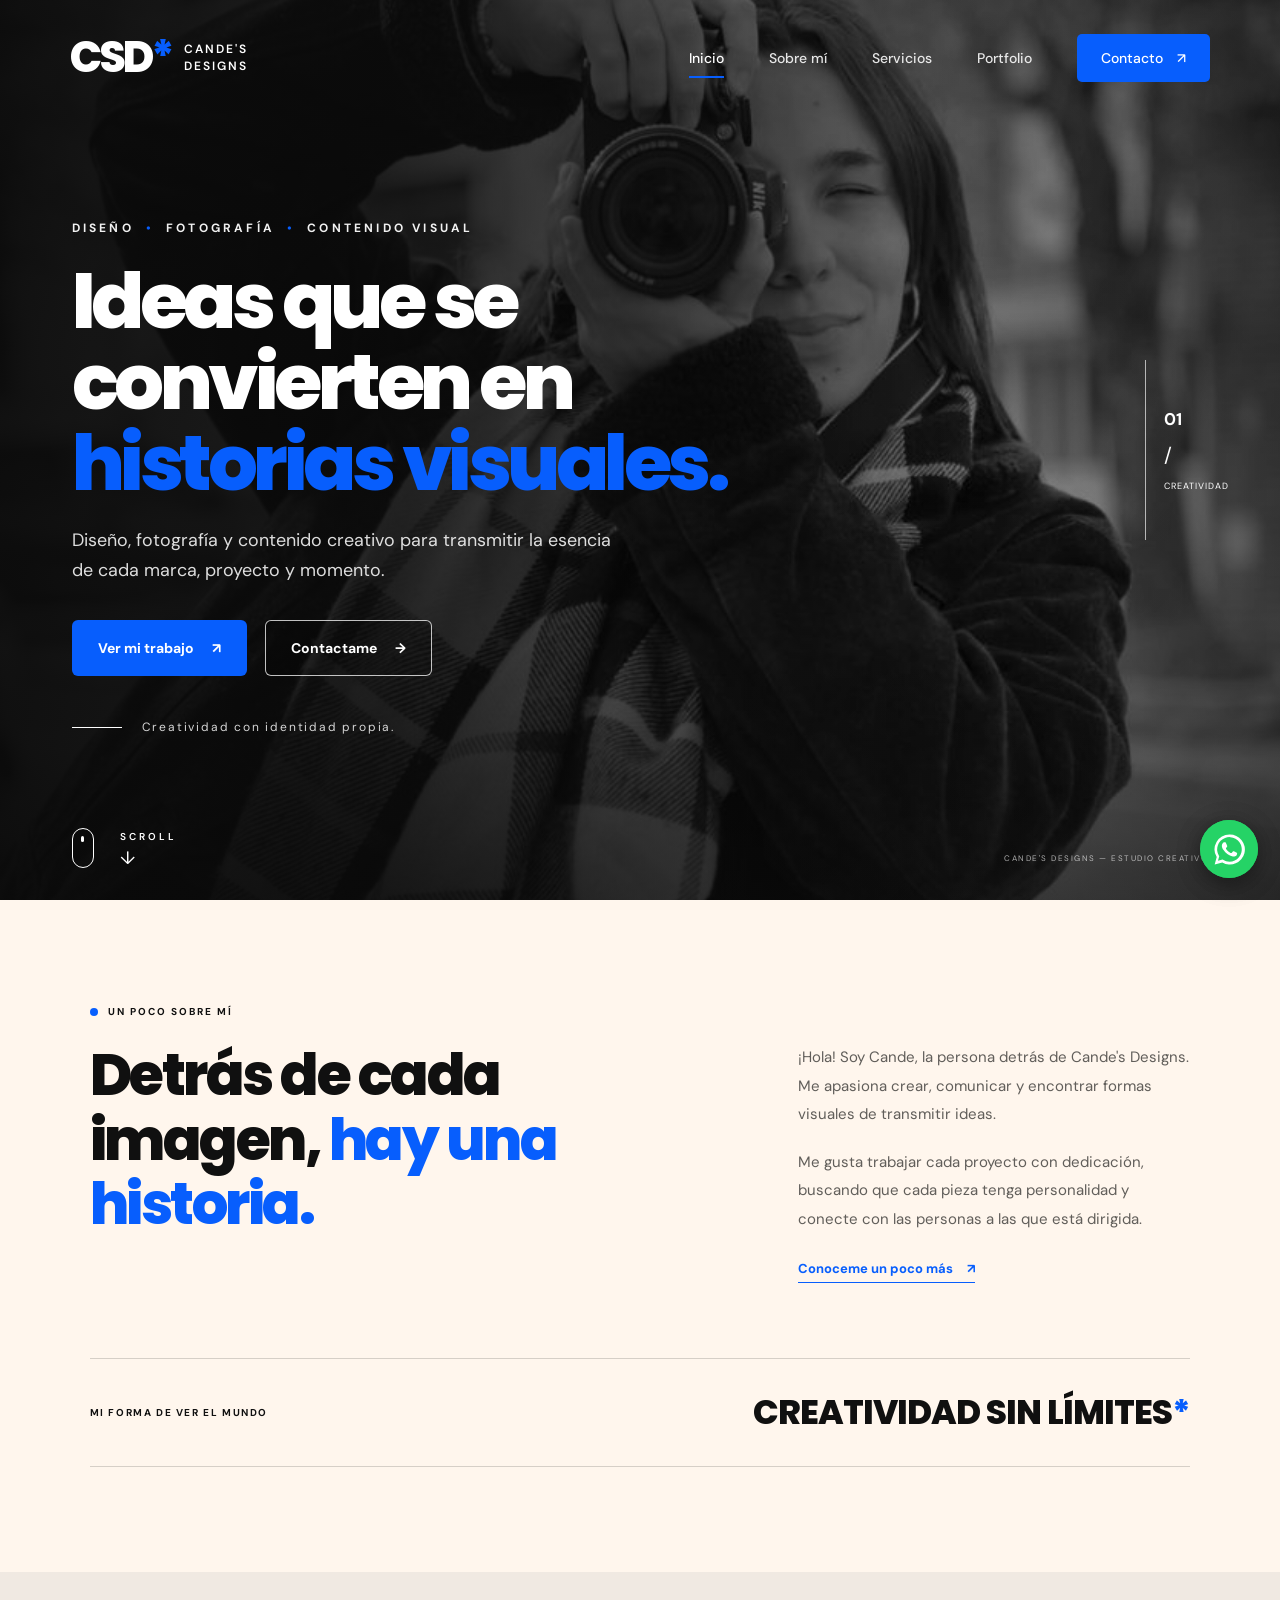
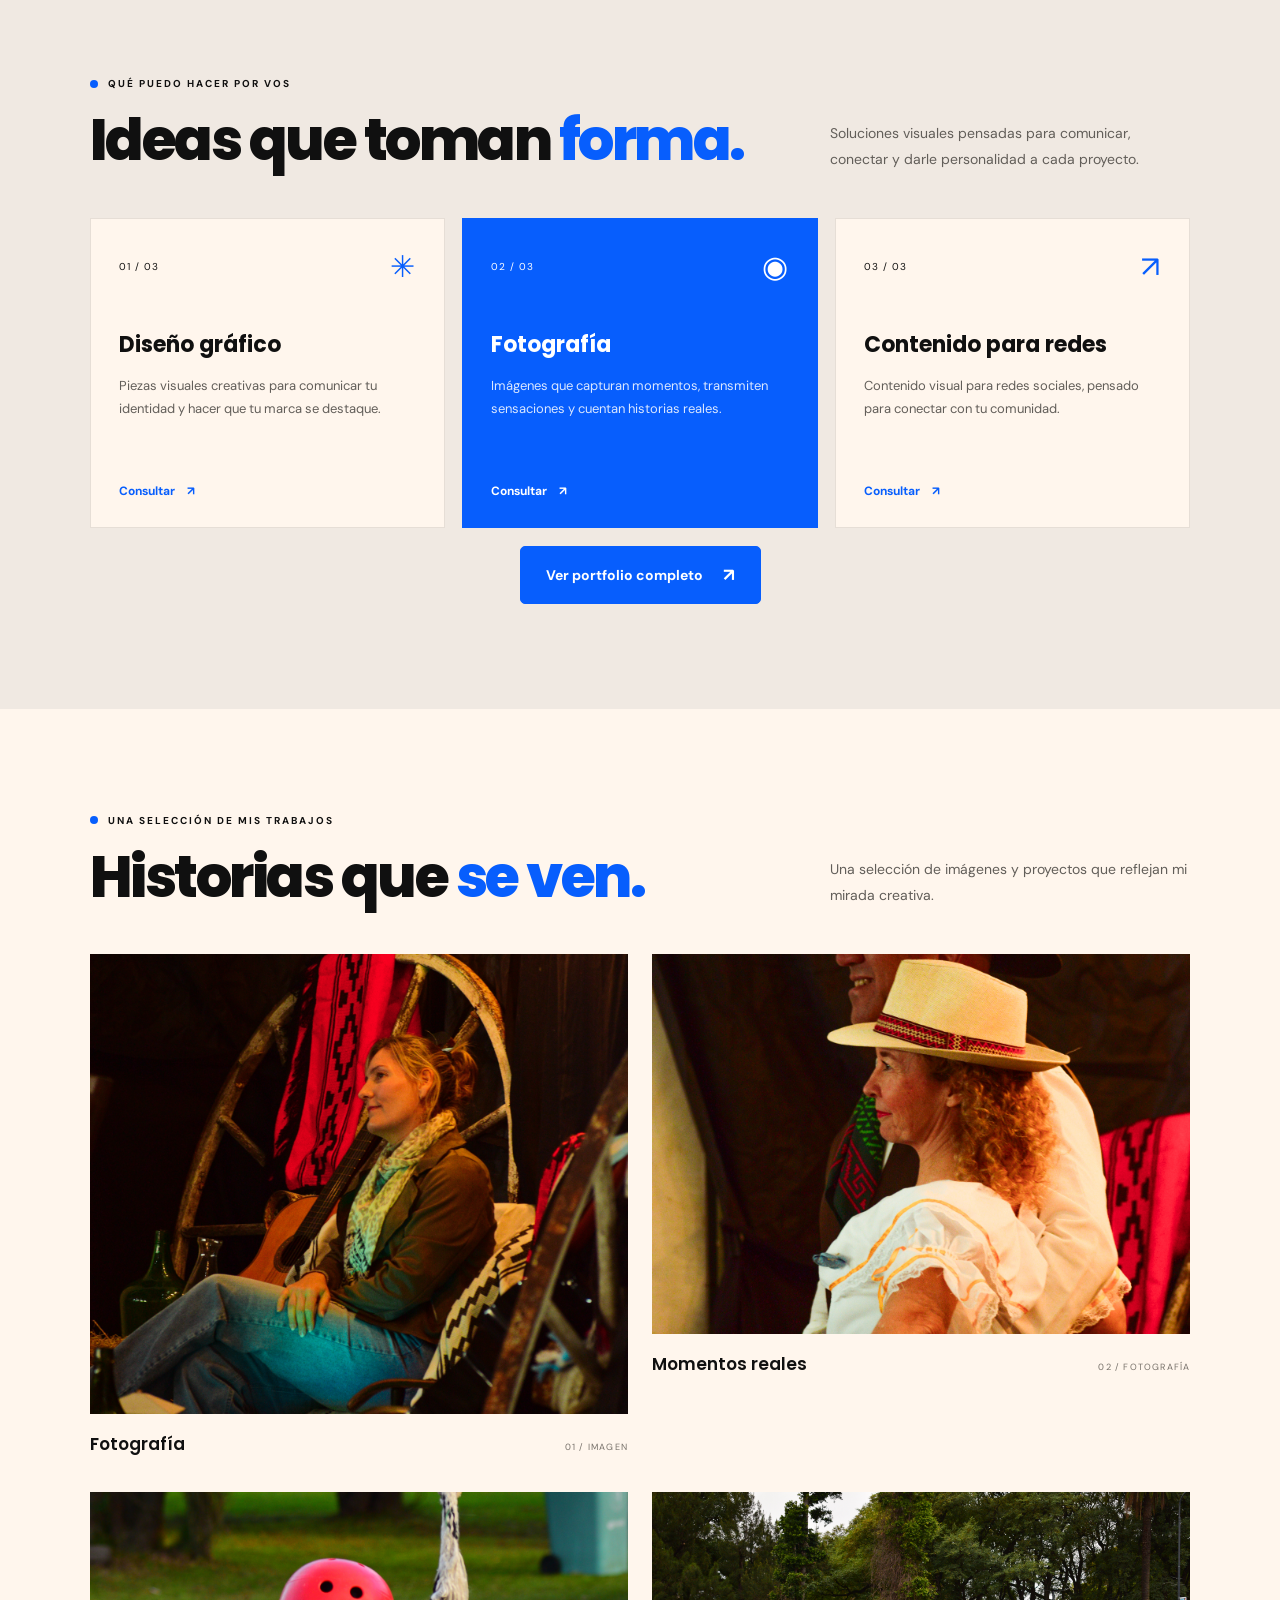
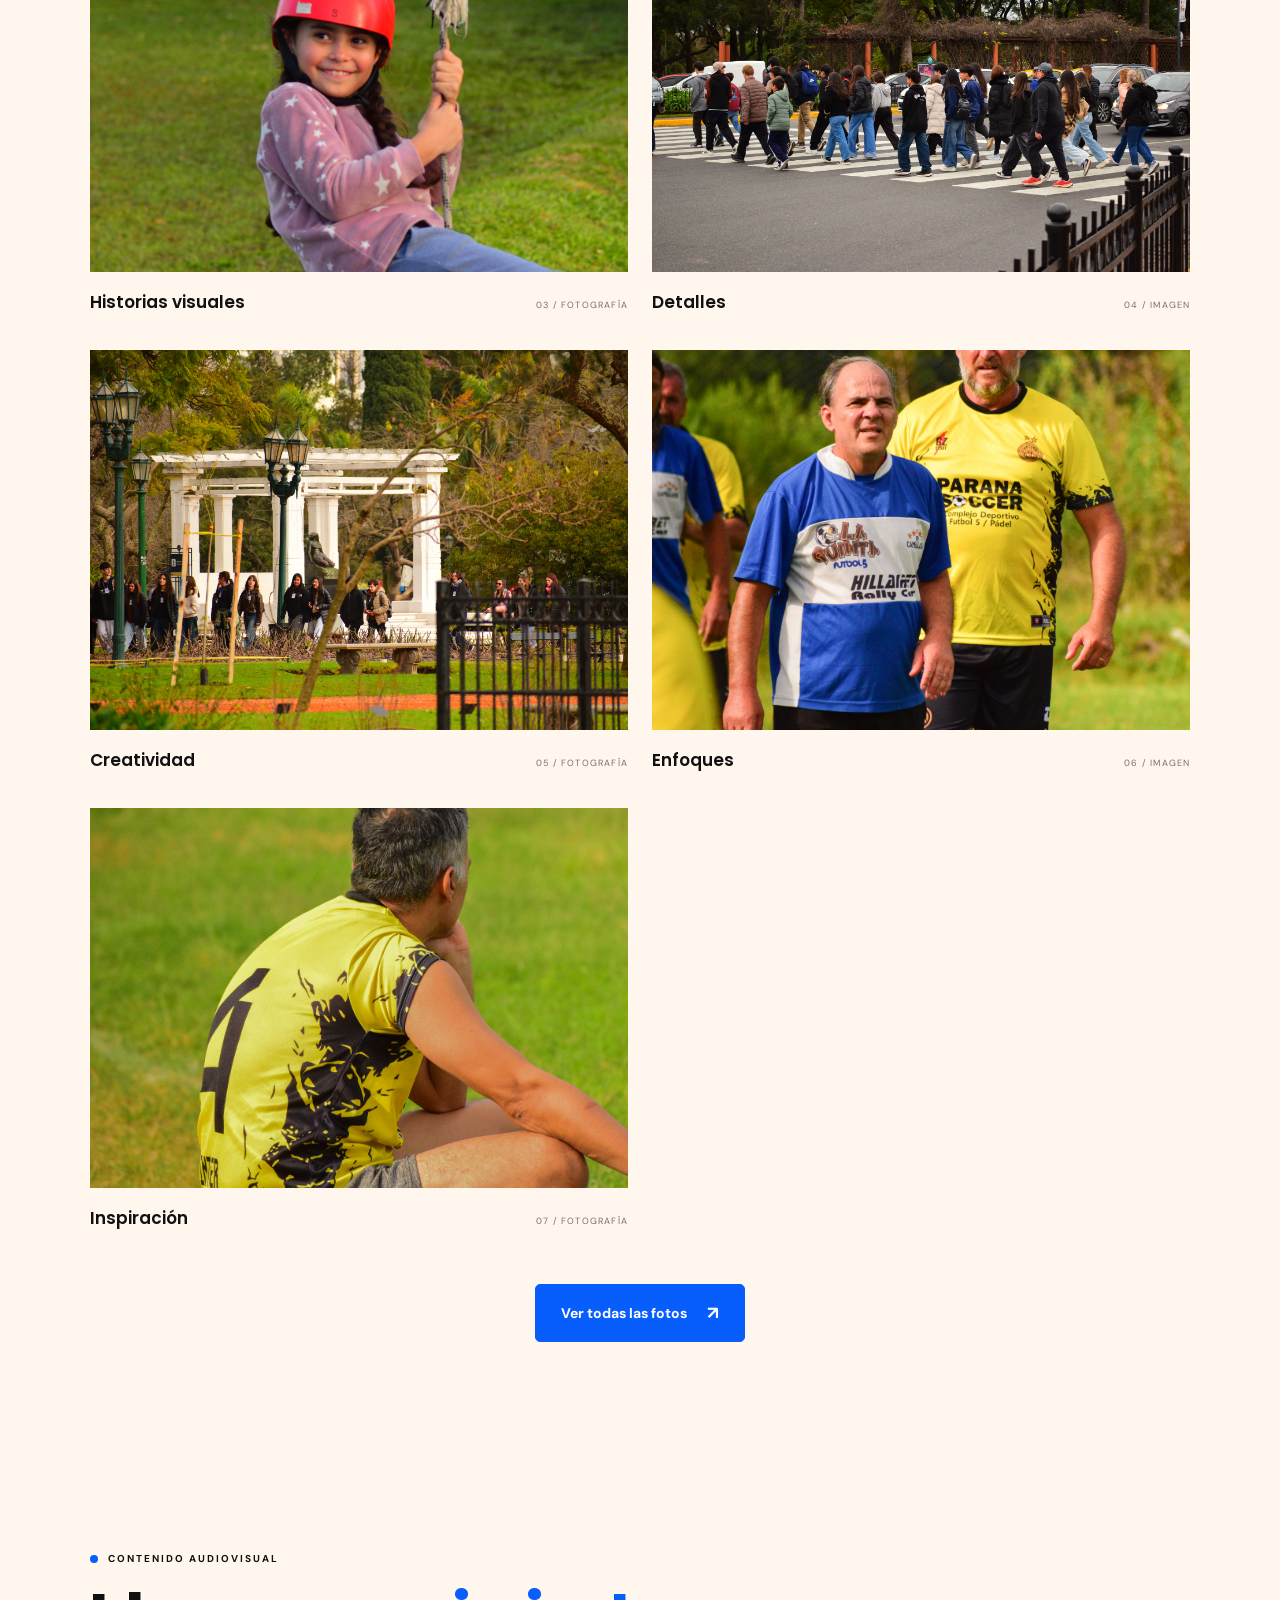
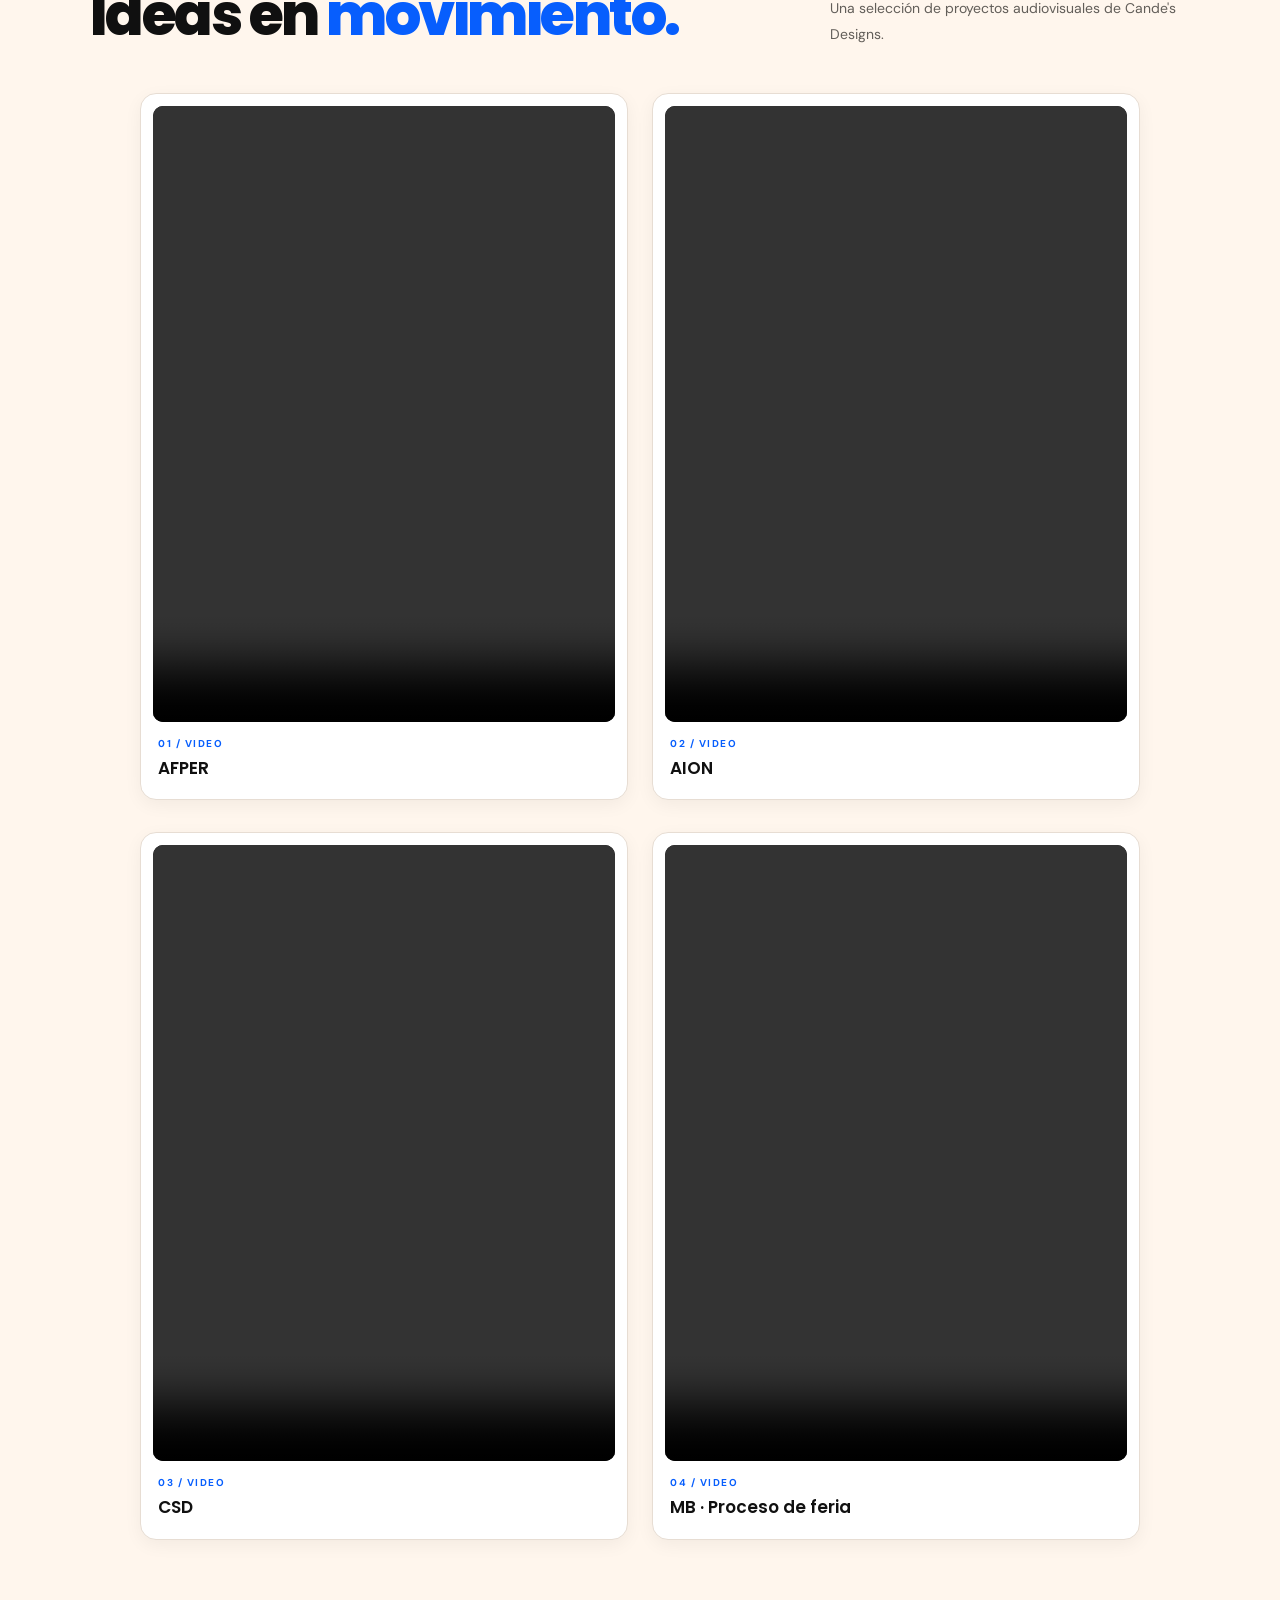
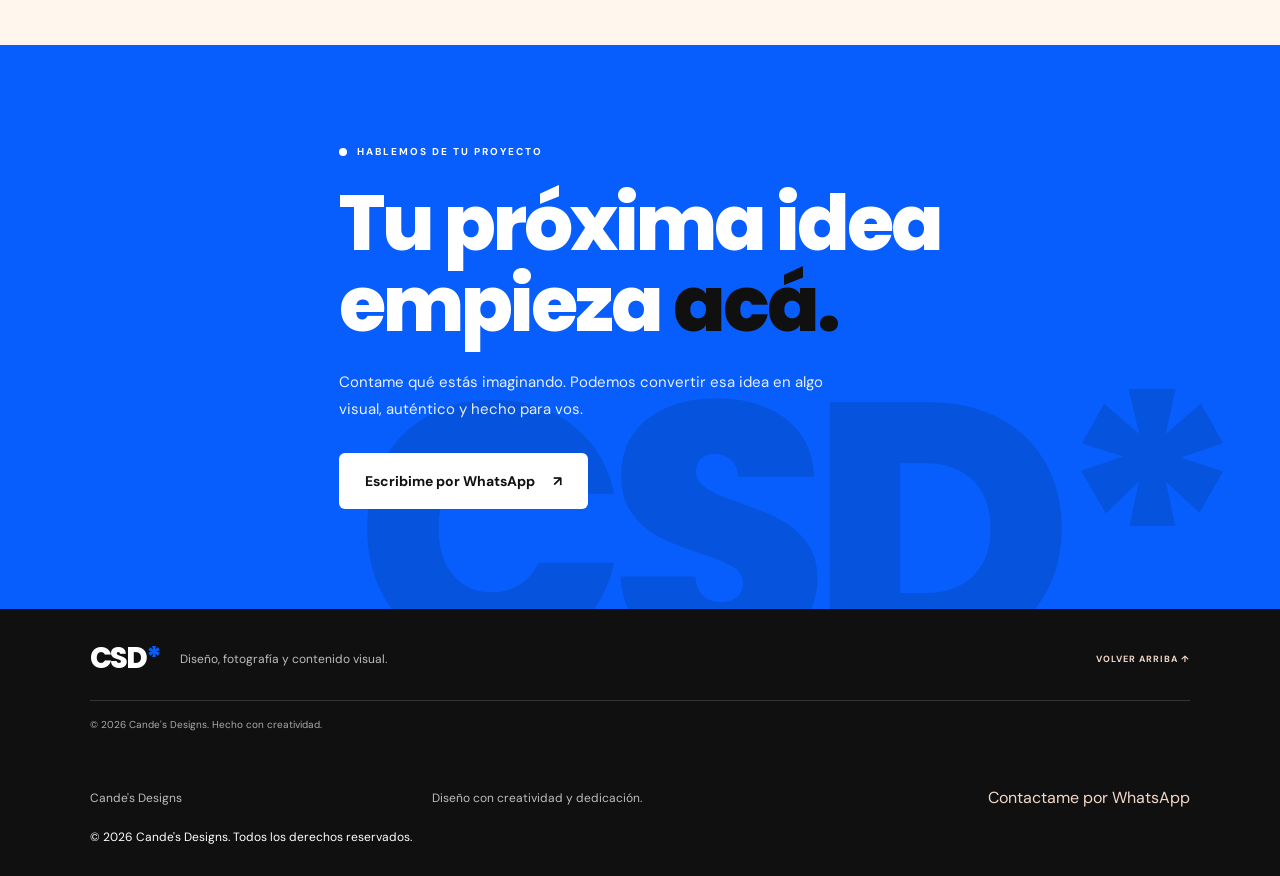
<file: index.html>
<!DOCTYPE html>
<html lang="es">
<head>
  <meta charset="UTF-8">
  <meta name="viewport" content="width=device-width, initial-scale=1.0">
  <meta name="theme-color" content="#101010">
  <meta name="description" content="Cande's Designs: diseño gráfico, fotografía y contenido visual creativo.">
  <title>Cande's Designs | Diseño, fotografía y creatividad</title>

  <link rel="preconnect" href="https://fonts.googleapis.com">
  <link rel="preconnect" href="https://fonts.gstatic.com" crossorigin>
  <link href="https://fonts.googleapis.com/css2?family=DM+Sans:wght@400;500;600;700&family=Poppins:wght@400;500;600;700;800&display=swap" rel="stylesheet">
  <link rel="stylesheet" href="style.css">
</head>

<body>
  <header class="header">
    <a class="logo" href="#inicio" aria-label="Cande's Designs, inicio">
      <span class="logo-principal">CSD<span>*</span></span>
      <span class="logo-secundario">CANDE'S<br>DESIGNS</span>
    </a>

    <button class="menu-toggle" id="menu-toggle" aria-label="Abrir menú" aria-expanded="false" aria-controls="menu" type="button">
      <span></span><span></span><span></span>
    </button>

    <nav class="menu" id="menu">
      <a class="activo" href="#inicio">Inicio</a>
      <a href="#sobre-mi">Sobre mí</a>
      <a href="#servicios">Servicios</a>
      <a href="#portfolio">Portfolio</a>
      <a class="menu-contacto" href="https://wa.me/5493435201478" target="_blank" rel="noopener noreferrer">Contacto <span>↗</span></a>
    </nav>
  </header>

  <main>
    <section class="hero" id="inicio">
      <img class="hero-foto" src="portada.jpg" alt="Fotografía de Cande con su cámara">
      <div class="hero-sombra"></div>

      <div class="hero-contenido">
        <p class="hero-etiqueta">
          DISEÑO <span>•</span> FOTOGRAFÍA <span>•</span> CONTENIDO VISUAL
        </p>

        <h1>
          Ideas que se<br class="salto-desktop">
          convierten en<br class="salto-desktop">
          <span>historias visuales.</span>
        </h1>

        <p class="hero-descripcion">
          Diseño, fotografía y contenido creativo para transmitir
          la esencia de cada marca, proyecto y momento.
        </p>

        <div class="hero-botones">
          <a class="boton boton-azul" href="#portfolio">Ver mi trabajo <span>↗</span></a>
          <a class="boton boton-transparente" href="https://wa.me/5493435201478" target="_blank" rel="noopener noreferrer">Contactame <span>→</span></a>
        </div>

        <div class="hero-firma">
          <span class="firma-linea"></span>
          <span>Creatividad con identidad propia.</span>
        </div>
      </div>

      <div class="hero-lateral">
        <span class="lateral-numero">01</span>
        <span class="lateral-raya">/</span>
        <span class="lateral-texto">CREATIVIDAD</span>
      </div>

      <a class="scroll-indicador" href="#sobre-mi">
        <span class="scroll-icono"></span>
        <span>SCROLL</span>
        <span class="scroll-flecha">↓</span>
      </a>

      <span class="hero-coordenada">CANDE'S DESIGNS — ESTUDIO CREATIVO</span>
    </section>

    <section class="seccion sobre-mi" id="sobre-mi">
      <div class="seccion-etiqueta">
        <span class="punto-azul"></span>
        UN POCO SOBRE MÍ
      </div>

      <div class="sobre-grid">
        <h2>Detrás de cada imagen, <span>hay una historia.</span></h2>

        <div class="sobre-texto">
          <p>
            ¡Hola! Soy Cande, la persona detrás de Cande's Designs.
            Me apasiona crear, comunicar y encontrar formas visuales
            de transmitir ideas.
          </p>

          <p>
            Me gusta trabajar cada proyecto con dedicación, buscando
            que cada pieza tenga personalidad y conecte con las personas
            a las que está dirigida.
          </p>

          <a class="enlace-azul" href="https://wa.me/5493435201478" target="_blank" rel="noopener noreferrer">
            Conoceme un poco más <span>↗</span>
          </a>
        </div>
      </div>

      <div class="sobre-franja">
        <span>MI FORMA DE VER EL MUNDO</span>
        <strong>CREATIVIDAD SIN LÍMITES<span>*</span></strong>
      </div>
    </section>

    <section class="seccion servicios" id="servicios">
      <div class="seccion-encabezado">
        <div>
          <div class="seccion-etiqueta">
            <span class="punto-azul"></span>
            QUÉ PUEDO HACER POR VOS
          </div>
          <h2>Ideas que toman <span>forma.</span></h2>
        </div>

        <p class="seccion-intro">
          Soluciones visuales pensadas para comunicar, conectar
          y darle personalidad a cada proyecto.
        </p>
      </div>

      <div class="servicios-grid">
        <article class="servicio-card">
          <div class="servicio-arriba">
            <span>01 / 03</span>
            <span class="servicio-simbolo">✳</span>
          </div>
          <h3>Diseño gráfico</h3>
          <p>Piezas visuales creativas para comunicar tu identidad y hacer que tu marca se destaque.</p>
          <a href="https://wa.me/5493435201478" target="_blank" rel="noopener noreferrer">Consultar <span>↗</span></a>
        </article>

        <article class="servicio-card servicio-azul">
          <div class="servicio-arriba">
            <span>02 / 03</span>
            <span class="servicio-simbolo">◉</span>
          </div>
          <h3>Fotografía</h3>
          <p>Imágenes que capturan momentos, transmiten sensaciones y cuentan historias reales.</p>
          <a href="https://wa.me/5493435201478" target="_blank" rel="noopener noreferrer">Consultar <span>↗</span></a>
        </article>

        <article class="servicio-card">
          <div class="servicio-arriba">
            <span>03 / 03</span>
            <span class="servicio-simbolo">↗</span>
          </div>
          <h3>Contenido para redes</h3>
          <p>Contenido visual para redes sociales, pensado para conectar con tu comunidad.</p>
          <a href="https://wa.me/5493435201478" target="_blank" rel="noopener noreferrer">Consultar <span>↗</span></a>
        </article>
      </div>

      <div class="portfolio-boton-contenedor">
        <a class="boton-portfolio" href="https://drive.google.com/file/d/1Brp6eMHCFER69mzucBfLuoqs7ZtTFHFe/view?usp=sharing" target="_blank" rel="noopener noreferrer">
          Ver portfolio completo <span>↗</span>
        </a>
      </div>
    </section>

    <section class="seccion portfolio" id="portfolio">
      <div class="seccion-encabezado">
        <div>
          <div class="seccion-etiqueta">
            <span class="punto-azul"></span>
            UNA SELECCIÓN DE MIS TRABAJOS
          </div>
          <h2>Historias que <span>se ven.</span></h2>
        </div>

        <p class="seccion-intro">
          Una selección de imágenes y proyectos que reflejan
          mi mirada creativa.
        </p>
      </div>

      <div class="portfolio-grid">
        <article class="proyecto proyecto-destacado">
          <a class="proyecto-foto" href="foto-1.jpg" target="_blank" rel="noopener">
            <img src="foto-1.jpg" alt="Trabajo fotográfico número uno" loading="lazy">
            <span class="proyecto-overlay">Ver fotografía ↗</span>
          </a>
          <div class="proyecto-datos"><h3>Fotografía</h3><span>01 / IMAGEN</span></div>
        </article>

        <article class="proyecto">
          <a class="proyecto-foto" href="foto-2.jpg" target="_blank" rel="noopener">
            <img src="foto-2.jpg" alt="Trabajo fotográfico número dos" loading="lazy">
            <span class="proyecto-overlay">Ver fotografía ↗</span>
          </a>
          <div class="proyecto-datos"><h3>Momentos reales</h3><span>02 / FOTOGRAFÍA</span></div>
        </article>

        <article class="proyecto">
          <a class="proyecto-foto" href="foto-3.jpg" target="_blank" rel="noopener">
            <img src="foto-3.jpg" alt="Trabajo fotográfico número tres" loading="lazy">
            <span class="proyecto-overlay">Ver fotografía ↗</span>
          </a>
          <div class="proyecto-datos"><h3>Historias visuales</h3><span>03 / FOTOGRAFÍA</span></div>
        </article>

        <article class="proyecto">
          <a class="proyecto-foto" href="foto-4.jpg" target="_blank" rel="noopener">
            <img src="foto-4.jpg" alt="Trabajo fotográfico número cuatro" loading="lazy">
            <span class="proyecto-overlay">Ver fotografía ↗</span>
          </a>
          <div class="proyecto-datos"><h3>Detalles</h3><span>04 / IMAGEN</span></div>
        </article>

        <article class="proyecto">
          <a class="proyecto-foto" href="foto-5.jpg" target="_blank" rel="noopener">
            <img src="foto-5.jpg" alt="Trabajo fotográfico número cinco" loading="lazy">
            <span class="proyecto-overlay">Ver fotografía ↗</span>
          </a>
          <div class="proyecto-datos"><h3>Creatividad</h3><span>05 / FOTOGRAFÍA</span></div>
        </article>

        <article class="proyecto">
          <a class="proyecto-foto" href="foto-6.jpg" target="_blank" rel="noopener">
            <img src="foto-6.jpg" alt="Trabajo fotográfico número seis" loading="lazy">
            <span class="proyecto-overlay">Ver fotografía ↗</span>
          </a>
          <div class="proyecto-datos"><h3>Enfoques</h3><span>06 / IMAGEN</span></div>
        </article>

        <article class="proyecto">
          <a class="proyecto-foto" href="foto-7.jpg" target="_blank" rel="noopener">
            <img src="foto-7.jpg" alt="Trabajo fotográfico número siete" loading="lazy">
            <span class="proyecto-overlay">Ver fotografía ↗</span>
          </a>
          <div class="proyecto-datos"><h3>Inspiración</h3><span>07 / FOTOGRAFÍA</span></div>
        </article>

        <div class="portfolio-boton-contenedor">
          <a href="https://drive.google.com/drive/folders/10mteLxqmlpn50_aXnqpu1d6EoZiTX01B?usp=sharing" class="boton-portfolio" target="_blank" rel="noopener noreferrer">
            Ver todas las fotos <span>↗</span>
          </a>
        </div>
      </div>
    </section>

   
<section class="seccion audiovisual" id="audiovisual">
  <div class="seccion-encabezado">
    <div>
      <div class="seccion-etiqueta">
        <span class="punto-azul"></span>
        CONTENIDO AUDIOVISUAL
      </div>
      <h2>Ideas en <span>movimiento.</span></h2>
    </div>
    <p class="seccion-intro">
      Una selección de proyectos audiovisuales de Cande's Designs.
    </p>
  </div>

  <div class="audiovisual-grid">

    <article class="video-card">
      <div class="video-marco">
        <video controls preload="metadata" playsinline>
          <source src="./afper.mp4" type="video/mp4">
        </video>
      </div>
      <div class="video-info">
        <span>01 / VIDEO</span>
        <h3>AFPER</h3>
      </div>
    </article>

    <article class="video-card">
      <div class="video-marco">
        <video controls preload="metadata" playsinline>
          <source src="./aion-1.mp4" type="video/mp4">
        </video>
      </div>
      <div class="video-info">
        <span>02 / VIDEO</span>
        <h3>AION</h3>
      </div>
    </article>

    <article class="video-card">
      <div class="video-marco">
        <video controls preload="metadata" playsinline>
          <source src="./csd-1.mp4" type="video/mp4">
        </video>
      </div>
      <div class="video-info">
        <span>03 / VIDEO</span>
        <h3>CSD</h3>
      </div>
    </article>

    <article class="video-card">
      <div class="video-marco">
        <video controls preload="metadata" playsinline>
          <source src="./mb-proceso-feria.mp4" type="video/mp4">
        </video>
      </div>
      <div class="video-info">
        <span>04 / VIDEO</span>
        <h3>MB · Proceso de feria</h3>
      </div>
    </article>

  </div>
</section>

  
    <section class="contacto" id="contacto">
      <div class="contacto-fondo">CSD*</div>
      <div class="contacto-contenido">
        <div class="seccion-etiqueta etiqueta-blanca">
          <span class="punto-blanco"></span>
          HABLEMOS DE TU PROYECTO
        </div>
        <h2>Tu próxima idea<br>empieza <span>acá.</span></h2>
        <p>Contame qué estás imaginando. Podemos convertir esa idea en algo visual, auténtico y hecho para vos.</p>
        <a class="boton boton-blanco" href="https://wa.me/5493435201478" target="_blank" rel="noopener noreferrer">
          Escribime por WhatsApp <span>↗</span>
        </a>
      </div>
    </section>
  </main>

  <footer class="footer">
    <a class="footer-logo" href="#inicio">CSD<span>*</span></a>
    <p>Diseño, fotografía y contenido visual.</p>
    <a class="footer-arriba" href="#inicio">VOLVER ARRIBA ↑</a>
    <span class="footer-copy">© 2026 Cande's Designs. Hecho con creatividad.</span>
  </footer>

  <a class="whatsapp-flotante" href="https://wa.me/5493435201478" target="_blank" rel="noopener noreferrer" aria-label="Escribime por WhatsApp">
    <svg viewBox="0 0 32 32" aria-hidden="true">
      <path d="M16 2.5A13.4 13.4 0 0 0 4.5 22.8L2.8 29l6.4-1.7A13.5 13.5 0 1 0 16 2.5zm0 24.5a11 11 0 0 1-5.6-1.5l-.4-.2-3.8 1 1-3.7-.3-.4A11 11 0 1 1 16 27zm6-8.2c-.3-.2-1.8-.9-2.1-1s-.5-.2-.7.2-.8 1-1 1.2-.4.2-.7.1a9 9 0 0 1-2.7-1.7 10 10 0 0 1-1.9-2.4c-.2-.3 0-.5.1-.7l.5-.6c.2-.2.2-.4.3-.5s0-.4 0-.6l-1-2.5c-.3-.6-.5-.5-.7-.5h-.6c-.2 0-.5.1-.8.4s-1.1 1.1-1.1 2.5 1.1 2.9 1.3 3.1 2.2 3.3 5.2 4.6c.7.3 1.2.5 1.6.6.7.2 1.3.2 1.8.1.6-.1 1.8-.7 2-1.4.3-.7.3-1.3.2-1.4s-.3-.3-.6-.4z"/>
    </svg>
  </a>

  <script>
    const menuToggle = document.getElementById("menu-toggle");
    const menu = document.getElementById("menu");

    if (menuToggle && menu) {
      menuToggle.addEventListener("click", () => {
        const abierto = menu.classList.toggle("menu-abierto");
        menuToggle.setAttribute("aria-expanded", String(abierto));
        menuToggle.setAttribute("aria-label", abierto ? "Cerrar menú" : "Abrir menú");
      });

      menu.querySelectorAll("a").forEach((enlace) => {
        enlace.addEventListener("click", () => {
          menu.classList.remove("menu-abierto");
          menuToggle.setAttribute("aria-expanded", "false");
          menuToggle.setAttribute("aria-label", "Abrir menú");
        });
      });
    }
  </script>
</body>
</html>

 

  <!-- PIE DE PÁGINA -->
  <footer class="footer">
    <p>Cande's Designs</p>
    <p>Diseño con creatividad y dedicación.</p>
    <a
      href="https://wa.me/5493435201478"
      target="_blank"
      rel="noopener noreferrer"
    >
      Contactame por WhatsApp
    </a>
    <small>© 2026 Cande's Designs. Todos los derechos reservados.</small>
  </footer>

  <!-- BOTÓN FLOTANTE DE WHATSAPP -->
  <a
    href="https://wa.me/5493435201478"
    class="whatsapp-float"
    target="_blank"
    rel="noopener noreferrer"
    aria-label="Contactar a Cande por WhatsApp"
    title="¡Escribime por WhatsApp!"
  >
    <svg
      xmlns="http://www.w3.org/2000/svg"
      viewBox="0 0 32 32"
      aria-hidden="true"
    >
      <path
        fill="currentColor"
        d="M16 .5A15.4 15.4 0 0 0 2.8 23.8L.7 31.5l7.9-2.1A15.5 15.5 0 1 0 16 .5Zm0 28.1c-2.4 0-4.7-.6-6.7-1.9l-.5-.3-4.7 1.2 1.3-4.6-.3-.5A12.7 12.7 0 1 1 16 28.6Zm7-9.5c-.4-.2-2.2-1.1-2.6-1.2-.4-.2-.6-.2-.9.2-.3.4-1 1.2-1.2 1.4-.2.3-.4.3-.8.1-.4-.2-1.6-.6-3-1.9-1.1-1-1.9-2.2-2.1-2.6-.2-.4 0-.6.2-.8l.6-.7c.2-.2.3-.4.4-.7.1-.3 0-.5 0-.7-.1-.2-.9-2.1-1.3-2.9-.3-.8-.7-.7-.9-.7h-.8c-.3 0-.7.1-1.1.5-.4.4-1.4 1.3-1.4 3.2s1.4 3.7 1.6 4c.2.3 2.8 4.3 6.8 6 .9.4 1.7.6 2.2.7.9.3 1.8.2 2.4.1.7-.1 2.2-.9 2.5-1.8.3-.9.3-1.7.2-1.8-.1-.2-.4-.3-.8-.5Z"
      />
    </svg>
  </a>
</body>
</html>
</file>
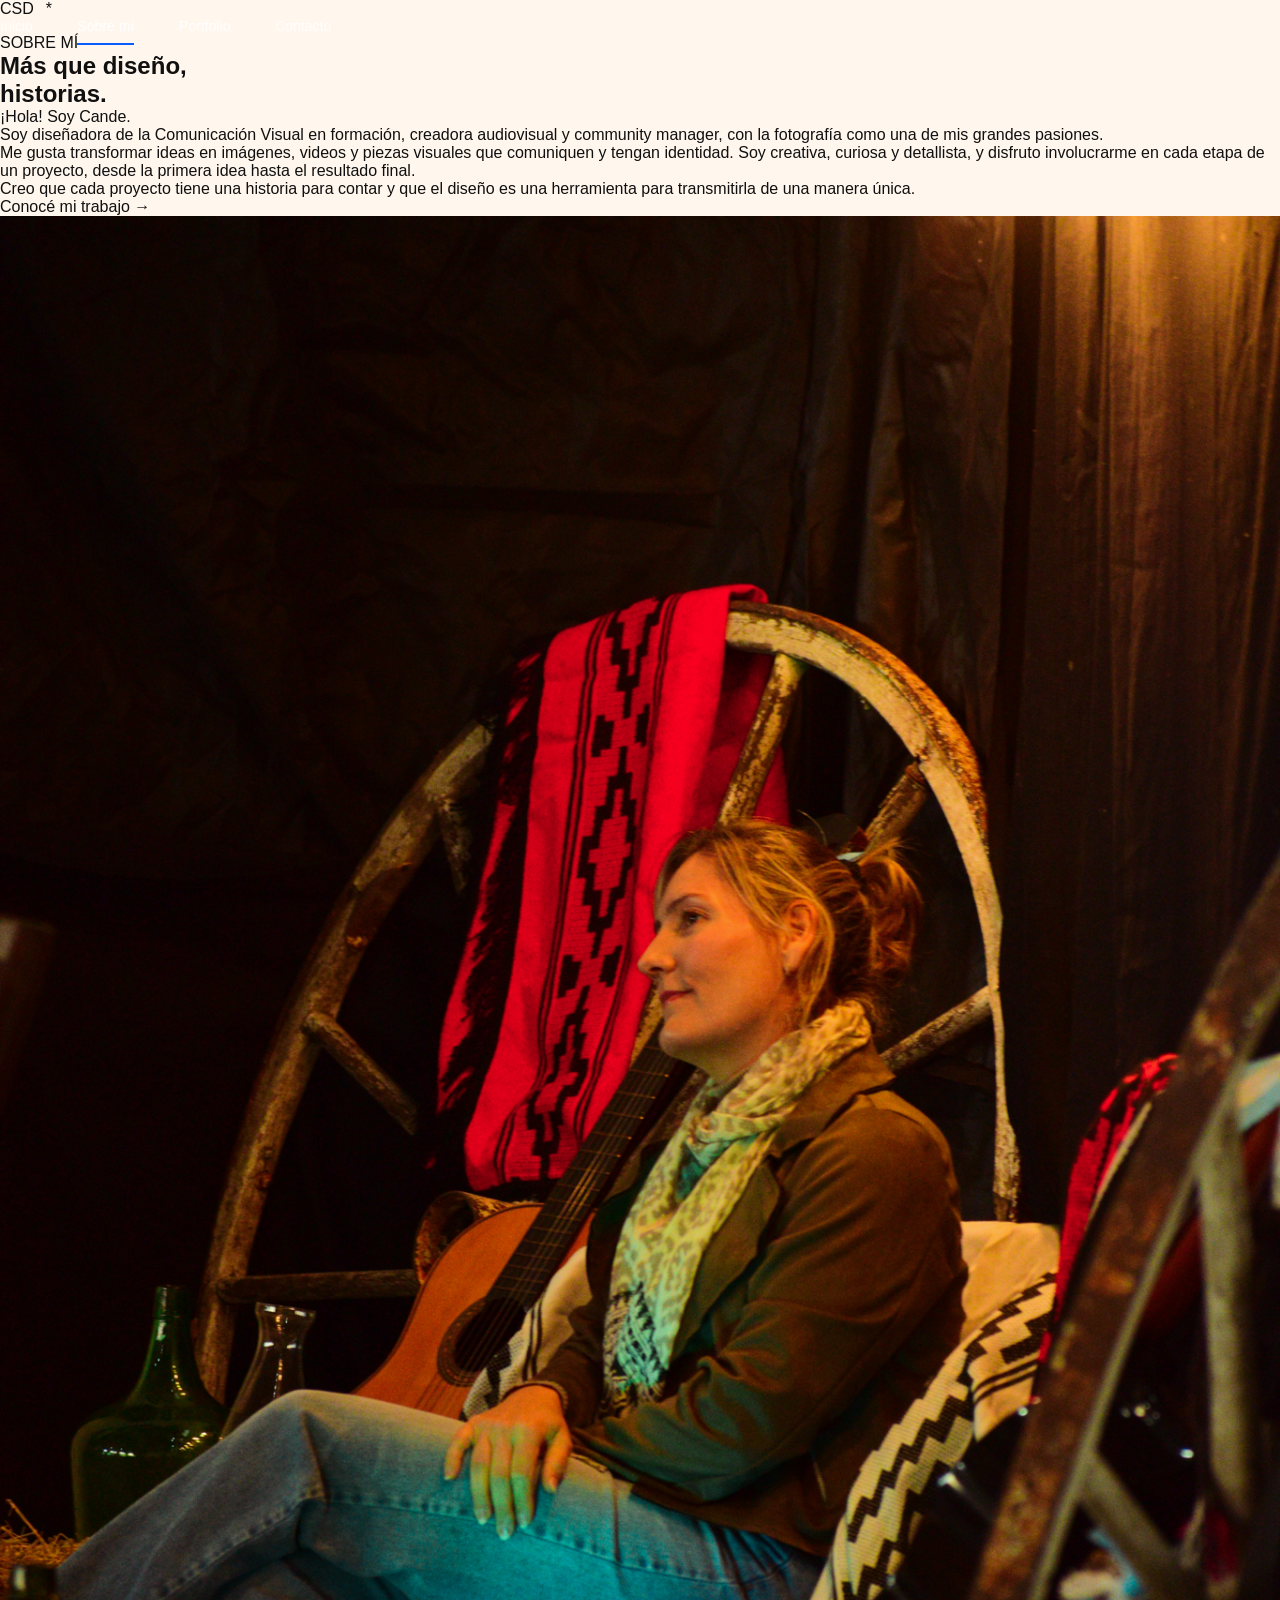
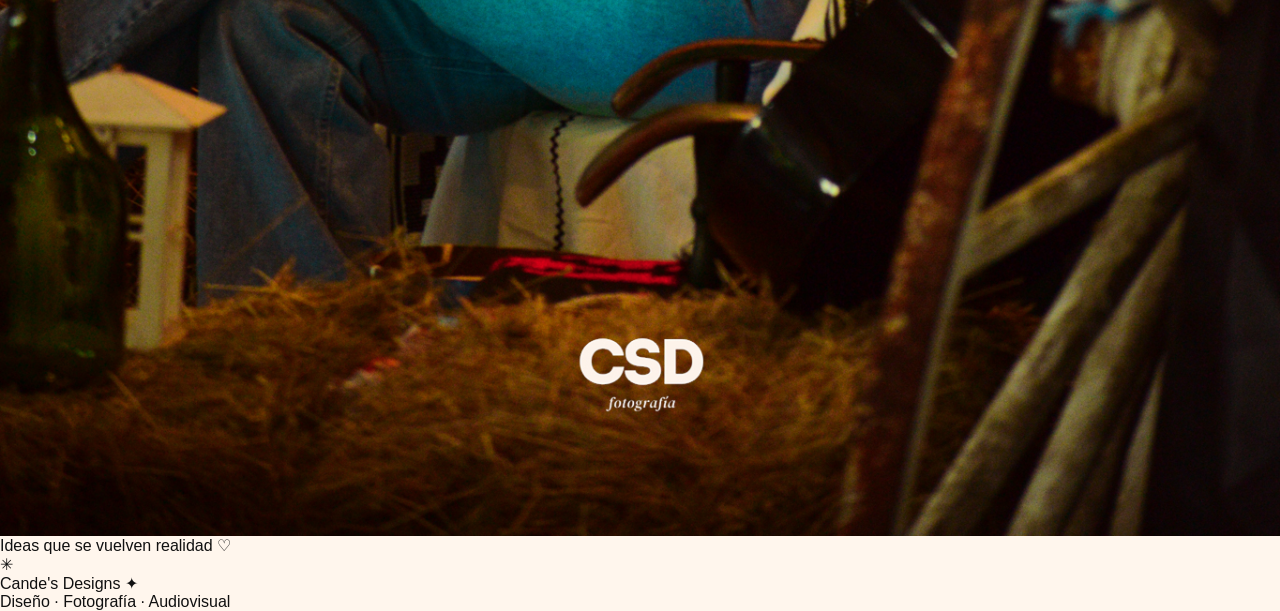
<file: sobre-mi.html>
<!DOCTYPE html>
<html lang="es">
<head>
    <meta charset="UTF-8">
    <meta name="viewport" content="width=device-width, initial-scale=1.0">

    <title>Sobre mí | Cande's Designs</title>

    <link rel="stylesheet" href="style.css">
</head>

<body>

    <!-- NAVEGACIÓN -->
    <header class="encabezado">
        <nav class="navegacion">

            <a href="index.html" class="logo">
                CSD<span>*</span>
            </a>

            <div class="menu">
                <a href="index.html">Inicio</a>

                <a href="sobre-mi.html" class="activo">
                    Sobre mí
                </a>

                <a href="portfolio.html">
                    Portfolio
                </a>

                <a href="contacto.html" class="boton-contacto">
                    Contacto
                </a>
            </div>

        </nav>
    </header>


    <!-- CONTENIDO PRINCIPAL -->
    <main>

        <section class="sobre-mi">

            <!-- TEXTO -->
            <div class="sobre-mi-contenido">

                <span class="etiqueta">
                    SOBRE MÍ
                </span>

                <h1>
                    Más que diseño,
                    <br>
                    <span>historias.</span>
                </h1>

                <p class="texto-presentacion">
                    ¡Hola! Soy Cande.
                </p>

                <p>
                    Soy diseñadora de la Comunicación Visual en formación,
                    creadora audiovisual y community manager, con la fotografía
                    como una de mis grandes pasiones.
                </p>

                <p>
                    Me gusta transformar ideas en imágenes, videos y piezas
                    visuales que comuniquen y tengan identidad. Soy creativa,
                    curiosa y detallista, y disfruto involucrarme en cada etapa
                    de un proyecto, desde la primera idea hasta el resultado final.
                </p>

                <p>
                    Creo que cada proyecto tiene una historia para contar y
                    que el diseño es una herramienta para transmitirla de
                    una manera única.
                </p>

                <a href="portfolio.html" class="boton-principal">
                    Conocé mi trabajo →
                </a>

            </div>


            <!-- FOTO -->
            <div class="sobre-mi-imagen">

                <div class="marco-foto">

                    <img
                        src="foto-1.jpg"
                        alt="Cande, creadora de Cande's Designs"
                    >

                </div>

                <div class="nota-foto">
                    Ideas que se vuelven realidad ♡
                </div>

                <span class="estrella">
                    ✳
                </span>

            </div>

        </section>

    </main>


    <!-- PIE DE PÁGINA -->
    <footer class="pie-pagina">

        <p>
            Cande's Designs ✦
        </p>

        <span>
            Diseño · Fotografía · Audiovisual
        </span>

    </footer>

</body>
</html>
</file>
<file: style.css>
:root {
  --negro: #101010;
  --negro-suave: #191919;
  --azul: #075efd;
  --blanco: #ffffff;
  --gris: #bcbcbc;
  --crema: #fff6ed;
  --fuente-titulo: "Poppins", sans-serif;
  --fuente-texto: "DM Sans", sans-serif;
}

* {
  box-sizing: border-box;
  margin: 0;
  padding: 0;
}

html {
  scroll-behavior: smooth;
  scroll-padding-top: 85px;
}

body {
  background: var(--crema);
  color: var(--negro);
  font-family: var(--fuente-texto);
  overflow-x: hidden;
}

a {
  color: inherit;
  text-decoration: none;
}

img {
  display: block;
  max-width: 100%;
}

button {
  font: inherit;
}

::selection {
  background: var(--azul);
  color: var(--blanco);
}

/* NAVEGACIÓN */

.header {
  position: absolute;
  top: 0;
  left: 0;
  z-index: 20;
  width: 100%;
  min-height: 115px;
  padding: 25px 5.5%;
  display: flex;
  align-items: center;
  justify-content: space-between;
  gap: 35px;
  color: var(--blanco);
}

.logo {
  display: inline-flex;
  align-items: center;
  gap: 12px;
  flex-shrink: 0;
}

.logo-principal {
  font-family: var(--fuente-titulo);
  font-size: 43px;
  line-height: 1;
  font-weight: 800;
  letter-spacing: -3px;
}

.logo-principal span {
  color: var(--azul);
}

.logo-secundario {
  font-size: 12px;
  line-height: 1.35;
  font-weight: 600;
  letter-spacing: 2px;
}

.menu {
  display: flex;
  align-items: center;
  gap: clamp(22px, 3.5vw, 55px);
}

.menu > a {
  position: relative;
  font-size: 14px;
  font-weight: 500;
  color: rgba(255, 255, 255, 0.88);
  transition: color 0.2s ease;
}

.menu > a:not(.menu-contacto)::after {
  content: "";
  position: absolute;
  bottom: -11px;
  left: 0;
  width: 0;
  height: 2px;
  background: var(--azul);
  transition: width 0.2s ease;
}

.menu > a:hover,
.menu > a.activo {
  color: var(--blanco);
}

.menu > a:hover::after,
.menu > a.activo::after {
  width: 100%;
}

.menu .menu-contacto {
  padding: 15px 24px;
  background: var(--azul);
  border-radius: 5px;
  color: var(--blanco);
}

.menu .menu-contacto:hover {
  background: #004bd1;
}

.menu-contacto span {
  margin-left: 10px;
}

.menu-toggle {
  display: none;
}

/* PORTADA */

.hero {
  position: relative;
  min-height: 720px;
  min-height: 100svh;
  display: flex;
  align-items: center;
  padding: 155px 5.6% 115px;
  overflow: hidden;
  isolation: isolate;
  background: var(--negro);
  color: var(--blanco);
}

.hero-foto {
  position: absolute;
  inset: 0;
  z-index: -3;
  width: 100%;
  height: 100%;
  max-width: none;
  object-fit: cover;
  object-position: center 38%;
  filter: grayscale(100%) brightness(0.76);
  transform: scale(1.015);
}

.hero-sombra {
  position: absolute;
  inset: 0;
  z-index: -2;
  background:
    linear-gradient(
      90deg,
      rgba(10, 10, 10, 0.94) 0%,
      rgba(10, 10, 10, 0.83) 29%,
      rgba(10, 10, 10, 0.53) 49%,
      rgba(10, 10, 10, 0.15) 75%,
      rgba(10, 10, 10, 0.43) 100%
    ),
    linear-gradient(
      0deg,
      rgba(10, 10, 10, 0.5) 0%,
      transparent 27%,
      rgba(10, 10, 10, 0.14) 100%
    );
}

.hero-contenido {
  position: relative;
  z-index: 2;
  width: min(760px, 65%);
  padding-top: 15px;
}

.hero-etiqueta {
  display: flex;
  align-items: center;
  flex-wrap: wrap;
  gap: 12px;
  margin-bottom: 24px;
  color: rgba(255, 255, 255, 0.94);
  font-size: 12px;
  font-weight: 700;
  letter-spacing: 3.2px;
}

.hero-etiqueta span {
  color: var(--azul);
}

.hero h1 {
  max-width: 900px;
  margin-bottom: 23px;
  font-family: var(--fuente-titulo);
  font-size: clamp(48px, 6.1vw, 88px);
  font-weight: 800;
  line-height: 1.04;
  letter-spacing: -4.5px;
}

.hero h1 span {
  color: var(--azul);
}

.hero-descripcion {
  max-width: 540px;
  margin-bottom: 35px;
  color: rgba(255, 255, 255, 0.86);
  font-size: clamp(15px, 1.4vw, 20px);
  line-height: 1.65;
}

.hero-botones {
  display: flex;
  align-items: center;
  flex-wrap: wrap;
  gap: 18px;
}

.boton {
  min-height: 56px;
  padding: 16px 25px;
  display: inline-flex;
  align-items: center;
  justify-content: center;
  gap: 18px;
  border: 1px solid transparent;
  border-radius: 6px;
  font-size: 14px;
  font-weight: 700;
  transition:
    background 0.2s ease,
    color 0.2s ease,
    border-color 0.2s ease,
    transform 0.2s ease;
}

.boton:hover {
  transform: translateY(-3px);
}

.boton-azul {
  background: var(--azul);
  color: var(--blanco);
}

.boton-azul:hover {
  background: #004bd1;
}

.boton-transparente {
  border-color: rgba(255, 255, 255, 0.75);
  background: rgba(0, 0, 0, 0.13);
  color: var(--blanco);
}

.boton-transparente:hover {
  border-color: var(--azul);
  background: var(--azul);
}

.hero-firma {
  display: flex;
  align-items: center;
  gap: 20px;
  margin-top: 43px;
  color: rgba(255, 255, 255, 0.83);
  font-size: 12px;
  letter-spacing: 1.8px;
}

.firma-linea {
  display: block;
  width: 50px;
  height: 1px;
  background: var(--blanco);
}

.hero-lateral {
  position: absolute;
  top: 40%;
  right: 4%;
  z-index: 2;
  min-height: 180px;
  display: flex;
  flex-direction: column;
  align-items: flex-start;
  justify-content: center;
  gap: 12px;
  padding-left: 18px;
  border-left: 1px solid rgba(255, 255, 255, 0.65);
}

.lateral-numero {
  font-size: 17px;
  font-weight: 700;
}

.lateral-raya {
  font-size: 20px;
}

.lateral-texto {
  font-size: 9px;
  letter-spacing: 1px;
}

.scroll-indicador {
  position: absolute;
  left: 5.6%;
  bottom: 32px;
  z-index: 2;
  display: grid;
  grid-template-columns: 30px auto;
  align-items: center;
  column-gap: 18px;
  row-gap: 3px;
  color: var(--blanco);
}

.scroll-icono {
  grid-row: span 2;
  position: relative;
  width: 22px;
  height: 40px;
  border: 1.5px solid var(--blanco);
  border-radius: 15px;
}

.scroll-icono::after {
  content: "";
  position: absolute;
  top: 7px;
  left: 8px;
  width: 3px;
  height: 6px;
  border-radius: 3px;
  background: var(--blanco);
}

.scroll-indicador > span:nth-child(2) {
  font-size: 10px;
  font-weight: 600;
  letter-spacing: 3px;
}

.scroll-flecha {
  font-size: 18px;
  line-height: 1;
}

.hero-coordenada {
  position: absolute;
  right: 5.6%;
  bottom: 37px;
  color: rgba(255, 255, 255, 0.65);
  font-size: 8px;
  letter-spacing: 1.5px;
}

/* SECCIONES GENERALES */

.seccion {
  padding: 105px 7%;
}

.sobre-mi {
  background: var(--crema);
}

.seccion-etiqueta {
  display: flex;
  align-items: center;
  gap: 10px;
  margin-bottom: 25px;
  font-size: 10px;
  font-weight: 700;
  letter-spacing: 2px;
}

.punto-azul,
.punto-blanco {
  width: 8px;
  height: 8px;
  flex-shrink: 0;
  border-radius: 50%;
  background: var(--azul);
}

.sobre-grid {
  display: grid;
  grid-template-columns: 1.1fr 0.75fr;
  gap: 12%;
  align-items: start;
}

.sobre-grid h2,
.seccion-encabezado h2 {
  font-family: var(--fuente-titulo);
  font-size: clamp(38px, 4.5vw, 64px);
  line-height: 1.12;
  font-weight: 800;
  letter-spacing: -2.5px;
}

.sobre-grid h2 span,
.seccion-encabezado h2 span {
  color: var(--azul);
}

.sobre-texto p {
  margin-bottom: 19px;
  color: #615e5a;
  font-size: 15px;
  line-height: 1.9;
}

.enlace-azul {
  display: inline-flex;
  align-items: center;
  gap: 14px;
  margin-top: 8px;
  padding-bottom: 5px;
  border-bottom: 1px solid var(--azul);
  color: var(--azul);
  font-size: 13px;
  font-weight: 700;
}

.enlace-azul span {
  transition: transform 0.2s ease;
}

.enlace-azul:hover span {
  transform: translate(3px, -3px);
}

.sobre-franja {
  margin-top: 75px;
  padding: 28px 0;
  display: flex;
  align-items: center;
  justify-content: space-between;
  gap: 20px;
  border-top: 1px solid rgba(16, 16, 16, 0.17);
  border-bottom: 1px solid rgba(16, 16, 16, 0.17);
}

.sobre-franja > span {
  font-size: 10px;
  font-weight: 700;
  letter-spacing: 1.6px;
}

.sobre-franja strong {
  font-family: var(--fuente-titulo);
  font-size: clamp(17px, 2.8vw, 34px);
  font-weight: 800;
  letter-spacing: -1px;
}

.sobre-franja strong span {
  color: var(--azul);
}

/* SERVICIOS */

.servicios {
  background: #f0e9e2;
}

.seccion-encabezado {
  display: flex;
  align-items: end;
  justify-content: space-between;
  gap: 35px;
  margin-bottom: 45px;
}

.seccion-encabezado .seccion-etiqueta {
  margin-bottom: 18px;
}

.seccion-intro {
  max-width: 360px;
  color: #625e59;
  font-size: 14px;
  line-height: 1.85;
}

.servicios-grid {
  display: grid;
  grid-template-columns: repeat(3, minmax(0, 1fr));
  gap: 17px;
}

.servicio-card {
  min-height: 310px;
  padding: 28px;
  display: flex;
  flex-direction: column;
  align-items: flex-start;
  background: var(--crema);
  border: 1px solid rgba(16, 16, 16, 0.1);
  transition: transform 0.25s ease;
}

.servicio-card:hover {
  transform: translateY(-5px);
}

.servicio-azul {
  background: var(--azul);
  color: var(--blanco);
  border-color: var(--azul);
}

.servicio-arriba {
  width: 100%;
  display: flex;
  align-items: center;
  justify-content: space-between;
  margin-bottom: 42px;
  font-size: 10px;
  letter-spacing: 1px;
}

.servicio-simbolo {
  color: var(--azul);
  font-size: 30px;
}

.servicio-azul .servicio-simbolo {
  color: var(--blanco);
}

.servicio-card h3 {
  margin-bottom: 13px;
  font-family: var(--fuente-titulo);
  font-size: 22px;
  font-weight: 700;
}

.servicio-card p {
  margin-bottom: 24px;
  color: #625e59;
  font-size: 13px;
  line-height: 1.8;
}

.servicio-azul p {
  color: rgba(255, 255, 255, 0.85);
}

.servicio-card > a {
  margin-top: auto;
  display: inline-flex;
  align-items: center;
  gap: 12px;
  color: var(--azul);
  font-size: 12px;
  font-weight: 700;
}

.servicio-azul > a {
  color: var(--blanco);
}

/* PORTFOLIO Y GALERÍA */

.portfolio {
  background: var(--crema);
}

.portfolio-grid {
  display: grid;
  grid-template-columns: repeat(2, minmax(0, 1fr));
  gap: 35px 24px;
}

.proyecto {
  min-width: 0;
}

.proyecto-foto {
  position: relative;
  display: block;
  height: 380px;
  overflow: hidden;
  background: #ddd3c9;
}

.proyecto-destacado .proyecto-foto {
  height: 460px;
}

.proyecto-foto img {
  width: 100%;
  height: 100%;
  object-fit: cover;
  transition: transform 0.5s ease, filter 0.3s ease;
}

.proyecto-foto:hover img {
  transform: scale(1.04);
  filter: brightness(0.72);
}

.proyecto-overlay {
  position: absolute;
  right: 18px;
  bottom: 18px;
  padding: 12px 15px;
  background: var(--azul);
  color: var(--blanco);
  font-size: 11px;
  font-weight: 700;
  opacity: 0;
  transform: translateY(8px);
  transition: opacity 0.25s ease, transform 0.25s ease;
}

.proyecto-foto:hover .proyecto-overlay,
.proyecto-foto:focus-visible .proyecto-overlay {
  opacity: 1;
  transform: translateY(0);
}

.proyecto-datos {
  padding-top: 17px;
  display: flex;
  align-items: baseline;
  justify-content: space-between;
  gap: 15px;
}

.proyecto-datos h3 {
  font-family: var(--fuente-titulo);
  font-size: 17px;
  font-weight: 600;
}

.proyecto-datos > span {
  color: #77716a;
  font-size: 9px;
  letter-spacing: 1.2px;
}

.portfolio-pie {
  margin-top: 60px;
  padding-top: 24px;
  display: flex;
  align-items: center;
  justify-content: space-between;
  gap: 20px;
  border-top: 1px solid rgba(16, 16, 16, 0.16);
}

.portfolio-pie > span {
  font-size: 10px;
  font-weight: 700;
  letter-spacing: 1.5px;
}

/* BOTÓN PARA VER TODAS LAS FOTOS */

.portfolio-boton-contenedor {
  grid-column: 1 / -1;
  width: 100%;
  display: flex;
  align-items: center;
  justify-content: center;
  margin: 18px 0 0;
  text-align: center;
}

.portfolio-boton-contenedor p {
  color: #625e59;
  font-size: 14px;
  margin-bottom: 0;
}

.boton-portfolio {
  display: inline-flex;
  align-items: center;
  justify-content: center;
  gap: 20px;
  padding: 16px 25px;
  background: var(--azul);
  color: var(--blanco);
  border: 1px solid var(--azul);
  border-radius: 5px;
  font-family: var(--fuente-texto);
  font-size: 14px;
  font-weight: 700;
  transition: background 0.2s ease, transform 0.2s ease;
}

.boton-portfolio:hover {
  background: #0647c4;
  border-color: #0647c4;
  color: var(--blanco);
  transform: translateY(-3px);
}

.boton-portfolio span {
  font-size: 18px;
}

/* CONTACTO ORIGINAL */

.contacto {
  position: relative;
  min-height: 440px;
  padding: 100px 7%;
  display: flex;
  align-items: center;
  overflow: hidden;
  background: var(--azul);
  color: var(--blanco);
}

.contacto-contenido {
  position: relative;
  z-index: 2;
  max-width: 700px;
}

.etiqueta-blanca {
  color: var(--blanco);
}

.punto-blanco {
  background: var(--blanco);
}

.contacto h2 {
  margin-bottom: 25px;
  font-family: var(--fuente-titulo);
  font-size: clamp(44px, 6vw, 78px);
  font-weight: 800;
  line-height: 1.05;
  letter-spacing: -3px;
}

.contacto h2 span {
  color: var(--negro);
}

.contacto-contenido > p {
  max-width: 490px;
  margin-bottom: 30px;
  color: rgba(255, 255, 255, 0.9);
  font-size: 15px;
  line-height: 1.8;
}

.boton-blanco {
  background: var(--blanco);
  color: var(--negro);
}

.boton-blanco:hover {
  background: var(--crema);
}

.contacto-fondo {
  position: absolute;
  right: 4%;
  bottom: -100px;
  color: rgba(0, 0, 0, 0.12);
  font-family: var(--fuente-titulo);
  font-size: clamp(170px, 28vw, 360px);
  font-weight: 800;
  line-height: 1;
  letter-spacing: -20px;
  pointer-events: none;
}

/* NUEVA SECCIÓN FINAL: TEXTO LEGIBLE */

.contacto-final {
  position: relative;
  padding: 90px 24px;
  text-align: center;
  background: #f5eee9;
  color: #292421;
}

.contacto-contenido {
  max-width: 700px;
  margin: 0 auto;
}

.contacto-etiqueta {
  color: #756158;
  font-size: 12px;
  letter-spacing: 3px;
  margin-bottom: 16px;
}

.contacto-final h2 {
  color: #292421;
  font-size: clamp(30px, 5vw, 48px);
  line-height: 1.15;
  margin: 0 0 20px;
}

.contacto-final p {
  color: #5f5651;
  max-width: 570px;
  margin: 0 auto 28px;
  line-height: 1.8;
}

.contacto-final .boton-contacto {
  display: inline-block;
  padding: 15px 28px;
  background: #292421;
  color: #ffffff;
  text-decoration: none;
  border-radius: 4px;
  transition: background 0.3s, transform 0.3s;
}

.contacto-final .boton-contacto:hover {
  background: #756158;
  transform: translateY(-2px);
}

/* PIE DE PÁGINA */

.footer {
  padding: 28px 7%;
  display: grid;
  grid-template-columns: auto 1fr auto;
  align-items: center;
  gap: 20px;
  background: var(--negro);
  color: var(--blanco);
}

.footer-logo {
  font-family: var(--fuente-titulo);
  font-size: 29px;
  font-weight: 800;
  letter-spacing: -2px;
}

.footer-logo span {
  color: var(--azul);
}

.footer p {
  color: #bdbdbd;
  font-size: 12px;
}

.footer-arriba {
  font-size: 9px;
  font-weight: 700;
  letter-spacing: 1px;
}

.footer-arriba:hover {
  color: var(--azul);
}

.footer-copy {
  grid-column: 1 / -1;
  padding-top: 17px;
  border-top: 1px solid rgba(255, 255, 255, 0.15);
  color: #aaa;
  font-size: 10px;
}

/* FOOTER DE LA SECCIÓN FINAL */

.footer a {
  transition: color 0.2s ease;
}

.footer > a:not(.footer-logo) {
  color: #f1d9ca;
}

.footer > a:not(.footer-logo):hover {
  color: #ffffff;
}

.footer small {
  display: block;
  font-size: 12px;
  line-height: 1.6;
}

/* BOTÓN FLOTANTE DE WHATSAPP */

.whatsapp-flotante,
.whatsapp-float {
  position: fixed;
  right: 22px;
  bottom: 22px;
  z-index: 9999;
  width: 58px;
  height: 58px;
  display: flex;
  align-items: center;
  justify-content: center;
  border-radius: 50%;
  background: #25d366;
  color: #ffffff;
  box-shadow: 0 5px 24px rgba(0, 0, 0, 0.25);
  text-decoration: none;
  transition: transform 0.2s ease, box-shadow 0.2s ease;
}

.whatsapp-flotante:hover,
.whatsapp-float:hover {
  transform: scale(1.08);
  box-shadow: 0 6px 18px rgba(0, 0, 0, 0.28);
}

.whatsapp-flotante svg,
.whatsapp-float svg {
  display: block;
  width: 31px;
  height: 31px;
  fill: currentColor;
}

/* TABLETS */

@media (max-width: 1000px) {
  .header {
    padding-left: 4%;
    padding-right: 4%;
  }

  .menu {
    gap: 22px;
  }

  .menu > a {
    font-size: 12px;
  }

  .hero {
    padding-left: 5%;
    padding-right: 5%;
  }

  .hero h1 {
    font-size: clamp(45px, 6vw, 66px);
    letter-spacing: -3px;
  }

  .hero-contenido {
    width: 72%;
  }

  .hero-lateral {
    right: 2%;
  }

  .seccion {
    padding: 85px 5%;
  }

  .proyecto-foto {
    height: 310px;
  }

  .proyecto-destacado .proyecto-foto {
    height: 370px;
  }
}

/* CELULARES */

@media (max-width: 700px) {
  html {
    scroll-padding-top: 75px;
  }

  .header {
    min-height: 82px;
    padding: 17px 6%;
    gap: 15px;
  }

  .logo-principal {
    font-size: 35px;
  }

  .logo-secundario {
    font-size: 9px;
    letter-spacing: 1.4px;
  }

  .menu-toggle {
    width: 43px;
    height: 43px;
    display: flex;
    flex-direction: column;
    align-items: center;
    justify-content: center;
    gap: 5px;
    border: 1px solid rgba(255, 255, 255, 0.55);
    border-radius: 5px;
    background: rgba(0, 0, 0, 0.25);
    cursor: pointer;
  }

  .menu-toggle span {
    width: 19px;
    height: 2px;
    background: var(--blanco);
  }

  .menu {
    position: absolute;
    top: 81px;
    left: 0;
    right: 0;
    display: none;
    flex-direction: column;
    align-items: stretch;
    gap: 0;
    padding: 10px 6% 22px;
    background: #111;
    border-top: 1px solid rgba(255, 255, 255, 0.1);
  }

  .menu.menu-abierto {
    display: flex;
  }

  .menu > a {
    padding: 14px 0;
    font-size: 14px;
    border-bottom: 1px solid rgba(255, 255, 255, 0.12);
  }

  .menu > a:not(.menu-contacto)::after {
    display: none;
  }

  .menu .menu-contacto {
    margin-top: 12px;
    padding: 14px 16px;
    text-align: center;
    border-bottom: 0;
  }

  .hero {
    min-height: 850px;
    min-height: 100svh;
    padding: 150px 6% 130px;
    align-items: center;
  }

  .hero-foto {
    object-position: 62% center;
    filter: grayscale(100%) brightness(0.58);
  }

  .hero-sombra {
    background:
      linear-gradient(
        90deg,
        rgba(8, 8, 8, 0.88) 0%,
        rgba(8, 8, 8, 0.72) 65%,
        rgba(8, 8, 8, 0.48) 100%
      ),
      linear-gradient(
        0deg,
        rgba(8, 8, 8, 0.62) 0%,
        transparent 70%
      );
  }

  .hero-contenido {
    width: 100%;
    padding-top: 20px;
  }

  .hero-etiqueta {
    gap: 7px;
    margin-bottom: 23px;
    font-size: 9px;
    line-height: 1.8;
    letter-spacing: 1.5px;
  }

  .hero h1 {
    margin-bottom: 22px;
    font-size: clamp(42px, 10.2vw, 66px);
    line-height: 1.07;
    letter-spacing: -2.5px;
  }

  .salto-desktop {
    display: none;
  }

  .hero-descripcion {
    max-width: 430px;
    margin-bottom: 28px;
    font-size: 14px;
    line-height: 1.75;
  }

  .hero-botones {
    align-items: stretch;
    gap: 12px;
  }

  .boton {
    min-height: 50px;
    padding: 13px 15px;
    gap: 12px;
    font-size: 12px;
  }

  .hero-firma {
    gap: 12px;
    margin-top: 33px;
    font-size: 10px;
    letter-spacing: 1px;
  }

  .firma-linea {
    width: 32px;
  }

  .hero-lateral {
    display: none;
  }

  .scroll-indicador {
    left: 6%;
    bottom: 25px;
  }

  .hero-coordenada {
    right: 6%;
    bottom: 30px;
    max-width: 150px;
    font-size: 7px;
    text-align: right;
  }

  .seccion {
    padding: 72px 6%;
  }

  .sobre-grid {
    grid-template-columns: 1fr;
    gap: 25px;
  }

  .sobre-grid h2,
  .seccion-encabezado h2 {
    font-size: clamp(35px, 8.5vw, 52px);
    letter-spacing: -1.8px;
  }

  .sobre-texto p {
    font-size: 14px;
  }

  .sobre-franja {
    margin-top: 45px;
    align-items: flex-start;
    flex-direction: column;
    gap: 12px;
  }

  .sobre-franja strong {
    font-size: clamp(22px, 6vw, 32px);
  }

  .seccion-encabezado {
    align-items: flex-start;
    flex-direction: column;
    gap: 17px;
    margin-bottom: 30px;
  }

  .seccion-encabezado .seccion-etiqueta {
    font-size: 9px;
    letter-spacing: 1.3px;
  }

  .seccion-intro {
    font-size: 13px;
  }

  .servicios-grid {
    grid-template-columns: 1fr;
    gap: 13px;
  }

  .servicio-card {
    min-height: auto;
    padding: 25px;
  }

  .servicio-arriba {
    margin-bottom: 25px;
  }

  .servicio-card h3 {
    font-size: 21px;
  }

  .servicio-card p {
    max-width: 430px;
  }

  .portfolio-grid {
    grid-template-columns: minmax(0, 1fr);
    gap: 28px;
  }

  .proyecto-foto,
  .proyecto-destacado .proyecto-foto {
    height: auto;
    aspect-ratio: 4 / 3;
  }

  .proyecto-overlay {
    right: 12px;
    bottom: 12px;
    padding: 10px 12px;
    opacity: 1;
    transform: none;
  }

  .proyecto-datos h3 {
    font-size: 15px;
  }

  .proyecto-datos > span {
    font-size: 8px;
  }

  .portfolio-pie {
    align-items: flex-start;
    flex-direction: column;
    gap: 7px;
    margin-top: 40px;
  }

  .portfolio-boton-contenedor {
    grid-column: 1;
    justify-content: center;
    margin-top: 8px;
  }

  .portfolio-boton-contenedor .boton-portfolio {
    width: 100%;
    max-width: 320px;
    padding: 15px 18px;
  }

  .contacto {
    min-height: auto;
    padding: 65px 6%;
  }

  .contacto h2 {
    font-size: clamp(38px, 9vw, 58px);
    letter-spacing: -1.8px;
  }

  .contacto-contenido > p {
    max-width: 100%;
  }

  .contacto-final {
    padding: 65px 20px;
  }

  .contacto-final h2 {
    font-size: clamp(30px, 8vw, 42px);
  }

  .footer {
    grid-template-columns: 1fr auto;
    gap: 14px;
    padding: 26px 6%;
  }

  .footer p {
    grid-column: 1 / -1;
    grid-row: 2;
    line-height: 1.6;
  }

  .footer-arriba {
    grid-column: 2;
    grid-row: 1;
    justify-self: end;
  }

  .footer-copy {
    grid-column: 1 / -1;
    line-height: 1.6;
  }

  .whatsapp-flotante,
  .whatsapp-float {
    right: 14px;
    bottom: 14px;
    width: 52px;
    height: 52px;
  }

  .whatsapp-flotante svg,
  .whatsapp-float svg {
    width: 29px;
    height: 29px;
  }
}

@media (max-width: 380px) {
  .hero {
    padding-top: 135px;
  }

  .hero h1 {
    font-size: 39px;
    letter-spacing: -2px;
  }

  .hero-botones {
    align-items: flex-start;
    flex-direction: column;
  }

  .boton {
    width: 100%;
    max-width: 260px;
  }

  .hero-firma {
    font-size: 9px;
  }
}

/* ==============================
   CONTENIDO AUDIOVISUAL
============================== */

.audiovisual {
    background: var(--crema);
}

.audiovisual-grid {
    display: grid;
    grid-template-columns: repeat(4, minmax(0, 1fr));
    gap: 22px;
}

.video-card {
    min-width: 0;
    overflow: hidden;
    background: var(--blanco);
    border: 1px solid rgba(16, 16, 16, 0.09);
    transition: transform 0.3s ease, box-shadow 0.3s ease;
}

.video-card:hover {
    transform: translateY(-5px);
    box-shadow: 0 12px 28px rgba(0, 0, 0, 0.09);
}

.video-marco {
    width: 100%;
    aspect-ratio: 3 / 4;
    overflow: hidden;
    background: #e8dfd6;
}

.video-marco video {
    display: block;
    width: 100%;
    height: 100%;
    object-fit: cover;
}

.video-info {
    padding: 18px 16px 22px;
}

.video-info span {
    display: block;
    margin-bottom: 9px;
    color: var(--azul);
    font-size: 12px;
    font-weight: 700;
    letter-spacing: 1px;
}

.video-info h3 {
    color: var(--negro);
    font-family: var(--fuente-titulo);
    font-size: 17px;
    font-weight: 600;
    line-height: 1.4;
}

/* Tablets */
@media (max-width: 1000px) {
    .audiovisual-grid {
        grid-template-columns: repeat(2, minmax(0, 1fr));
        gap: 20px;
    }
}

/* Celulares */
@media (max-width: 700px) {
    .audiovisual-grid {
        grid-template-columns: 1fr;
        gap: 25px;
    }

    .video-marco {
        aspect-ratio: 4 / 3;
    }

    .video-info {
        padding: 16px;
    }
}

/* CONTENIDO AUDIOVISUAL: DOS POR FILA */

.audiovisual-grid {
    display: grid;
    grid-template-columns: repeat(2, minmax(0, 1fr));
    gap: 35px 24px;
    align-items: start;
}

.video-card {
    width: 100%;
    min-width: 0;
    overflow: hidden;
    background: transparent;
    border: none;
    box-shadow: none;
    transform: none;
}

.video-card:hover {
    transform: none;
    box-shadow: none;
}

.video-marco {
    width: 100%;
    aspect-ratio: 4 / 3;
    overflow: hidden;
    background: #e8dfd6;
}

.video-marco video {
    display: block;
    width: 100%;
    height: 100%;
    object-fit: cover;
}

.video-info {
    padding: 16px 0 0;
}

.video-info span {
    display: block;
    margin-bottom: 8px;
    color: var(--azul);
    font-size: 12px;
    font-weight: 700;
}

.video-info h3 {
    color: var(--negro);
    font-family: var(--fuente-titulo);
    font-size: 17px;
    font-weight: 600;
    line-height: 1.4;
}

/* Celulares: dos por fila también */
@media (max-width: 700px) {
    .audiovisual-grid {
        grid-template-columns: repeat(2, minmax(0, 1fr));
        gap: 24px 14px;
    }

    .video-marco {
        aspect-ratio: 4 / 3;
    }

    .video-info h3 {
        font-size: 14px;
    }
}


/* DISEÑO DEFINITIVO: TARJETAS AUDIOVISUALES */

main .audiovisual .audiovisual-grid {
    display: grid !important;
    grid-template-columns: repeat(2, minmax(0, 1fr)) !important;
    gap: 32px 24px !important;
    width: 100% !important;
    max-width: 1000px;
    margin: 0 auto;
    align-items: start;
}

main .audiovisual .video-card {
    display: block !important;
    width: 100% !important;
    min-width: 0 !important;
    max-width: none !important;
    overflow: hidden;
    padding: 12px;
    background: #ffffff;
    border: 1px solid #e7ddd3;
    border-radius: 16px;
    box-shadow: 0 5px 18px rgba(16, 16, 16, 0.05);
}

main .audiovisual .video-marco {
    width: 100% !important;
    height: auto !important;
    aspect-ratio: 3 / 4;
    overflow: hidden;
    border-radius: 10px;
    background: #e8dfd6;
}

main .audiovisual .video-marco video {
    display: block;
    width: 100% !important;
    height: 100% !important;
    max-width: 100% !important;
    object-fit: cover;
    background: #101010;
}

main .audiovisual .video-info {
    padding: 15px 5px 7px;
}

main .audiovisual .video-info span {
    display: block;
    margin-bottom: 7px;
    color: var(--azul);
    font-size: 10px;
    font-weight: 700;
    letter-spacing: 1.5px;
}

main .audiovisual .video-info h3 {
    color: var(--negro);
    font-family: var(--fuente-titulo);
    font-size: 17px;
    line-height: 1.4;
}

/* En celulares también se muestran dos por fila */
@media (max-width: 700px) {
    main .audiovisual .audiovisual-grid {
        grid-template-columns: repeat(2, minmax(0, 1fr)) !important;
        gap: 18px 12px !important;
    }

    main .audiovisual .video-card {
        padding: 7px;
        border-radius: 12px;
    }

    main .audiovisual .video-marco {
        aspect-ratio: 3 / 4;
    }

    main .audiovisual .video-info {
        padding: 11px 3px 5px;
    }

    main .audiovisual .video-info h3 {
        font-size: 13px;
    }
}
</file>
